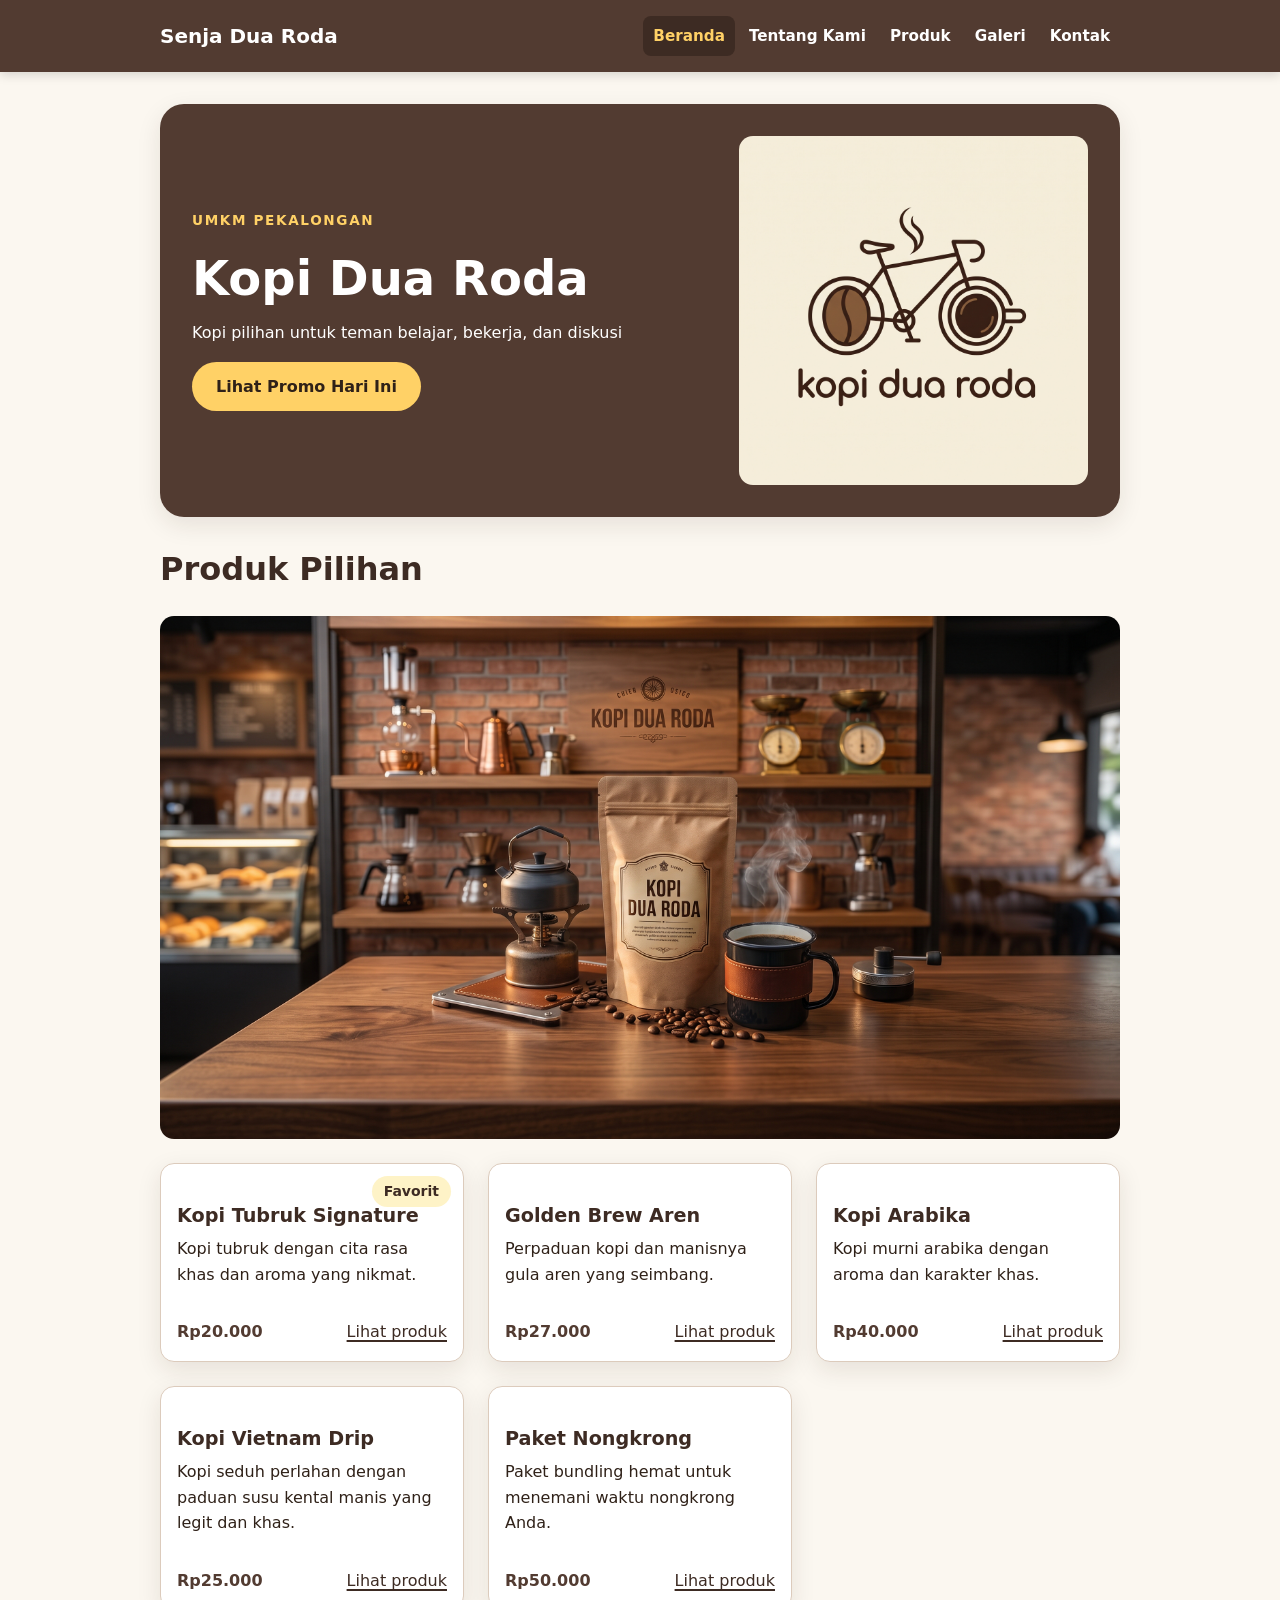
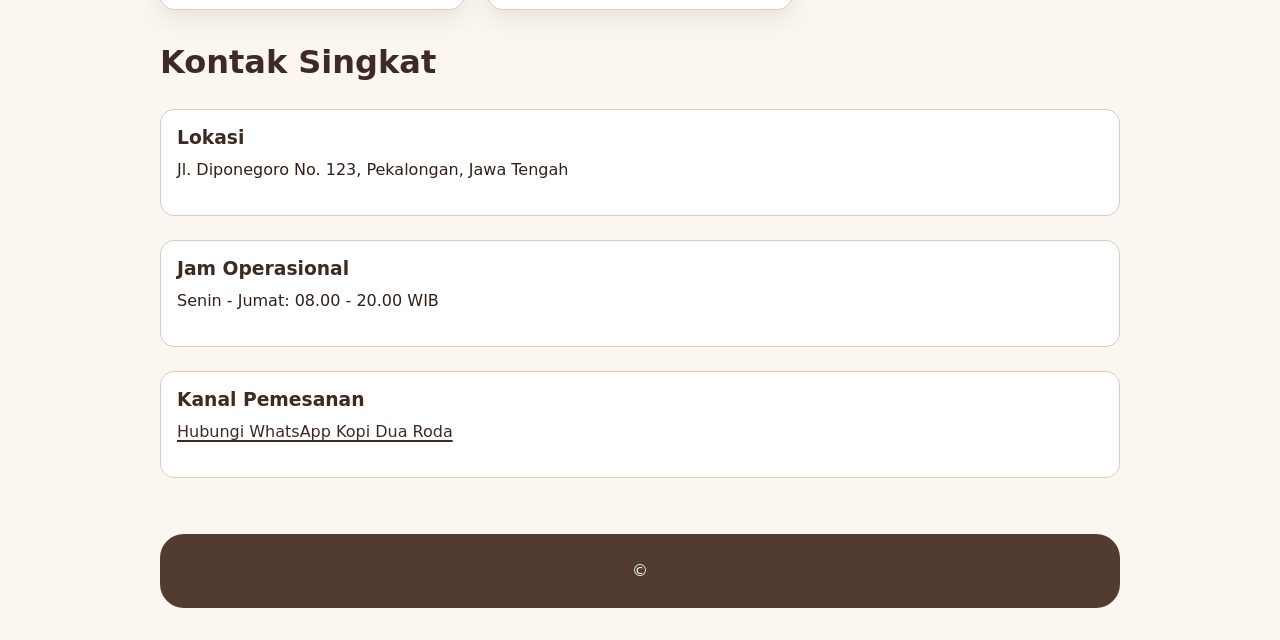
<file: index.html>
<!DOCTYPE html>
<html lang="id">
    <head>
        <meta charset="UTF-8">
        <meta name="viewport" content="width=device-width, initial-scale=1.0">
        <title>Kopi Dua Roda - Website UMKM</title>
        <link rel="stylesheet" href="css/style.css" />
        <script src="js/app.js" defer></script>
    </head>
    <body>
      
        <!-- <a class="skip-link" href="#konten">Lewati ke konten utama</a> -->
        <header class="site-header">
            <nav class="nav" aria-label="Navigasi utama">
                <a class="brand" href="index.html">Senja Dua Roda</a>

                <div class="nav-menu">
                    <input type="checkbox" id="menu-toggle" class="menu-checkbox" aria-label="Buka menu navigasi">
                    <label for="menu-toggle" class="menu-button">☰ Menu</label>
                    <ul>
                        <li><a href="index.html" aria-current="page">Beranda</a></li>
                        <li><a href="tentang.html">Tentang Kami</a></li>
                        <li><a href="produk.html">Produk</a></li>
                        <li><a href="galeri.html">Galeri</a></li>
                        <li><a href="kontak.html">Kontak</a></li>
                    </ul>
                </div>
            </nav>
        </header>

  
    <main id="konten" class="page">
        <section class="hero" aria-labelledby="hero-title">
        <div class="hero-content">
            <p class="eyebrow">UMKM Pekalongan</p>
            <h1 id="hero-title">Kopi Dua Roda</h1>
            <p>Kopi pilihan untuk teman belajar, bekerja, dan diskusi</p>
            <button id="promoButton" type="button">
             Lihat Promo Hari Ini
            </button>
        </div>

        <img
            class="hero-image"
            src="images/logo sementara.jpg" width="2048" height="2048"
            alt="Secangkir kopi pilihan Kopi Dua Roda"
    >
        </section>

        <section aria-labelledby="produk-title">
            <h2 id="produk-title">Produk Pilihan</h2>
            <img class="product-images" src="images/kdr.jpg" width="2576" height="1405" loading="lazy" alt="Secangkir kopi pilihan anak muda">
            <div class="product-grid">
                <article class="product-card">
                    <span class="product-badge">Favorit</span>
                    <h3>Kopi Tubruk Signature</h3>
                    <p>Kopi tubruk dengan cita rasa khas dan aroma yang nikmat.</p>
                    <div class="card-actions">
                        <p class="harga">Rp20.000</p>
                        <a href="produk.html">Lihat produk</a>
                    </div>
                </article>

                <article class="product-card">
                    <h3>Golden Brew Aren</h3>
                    <p>Perpaduan kopi dan manisnya gula aren yang seimbang.</p>
                    <div class="card-actions">
                        <p class="harga">Rp27.000</p>
                        <a href="produk.html">Lihat produk</a>
                    </div>
                </article>

                <article class="product-card">
                    <h3>Kopi Arabika</h3>
                    <p>Kopi murni arabika dengan aroma dan karakter khas.</p>
                    <div class="card-actions">
                        <p class="harga">Rp40.000</p>
                        <a href="produk.html">Lihat produk</a>
                    </div>
                </article>

                <article class="product-card">
                    <h3>Kopi Vietnam Drip</h3>
                    <p>Kopi seduh perlahan dengan paduan susu kental manis yang legit dan khas.</p>
                    <div class="card-actions">
                        <p class="harga">Rp25.000</p>
                        <a href="produk.html">Lihat produk</a>
                    </div>
                </article>

                <article class="product-card">
                    <h3>Paket Nongkrong</h3>
                    <p>Paket bundling hemat untuk menemani waktu nongkrong Anda.</p>
                    <div class="card-actions">
                        <p class="harga">Rp50.000</p>
                        <a href="produk.html">Lihat produk</a>
                    </div>
                </article>
            </div>
        </section>
        
        <section id="kontak" aria-labelledby="kontak-title"> 
            <h2 id="kontak-title">Kontak Singkat</h2>
            
            <div class="alamat">
                <h3>Lokasi</h3>
                <p>Jl. Diponegoro No. 123, Pekalongan, Jawa Tengah</p>
            </div>
            <div class="jam-operasional">
                <h3>Jam Operasional</h3>
                <p>Senin - Jumat: 08.00 - 20.00 WIB</p>
            </div>
            <div class="kanal-pemesanan">
                <h3>Kanal Pemesanan</h3>
                <p><a href="https://wa.me/6285293724794">Hubungi WhatsApp Kopi Dua Roda</a></p>
            </div>
        </section>
    </main>

    <footer class="site-footer">
        <p>&copy
</file>
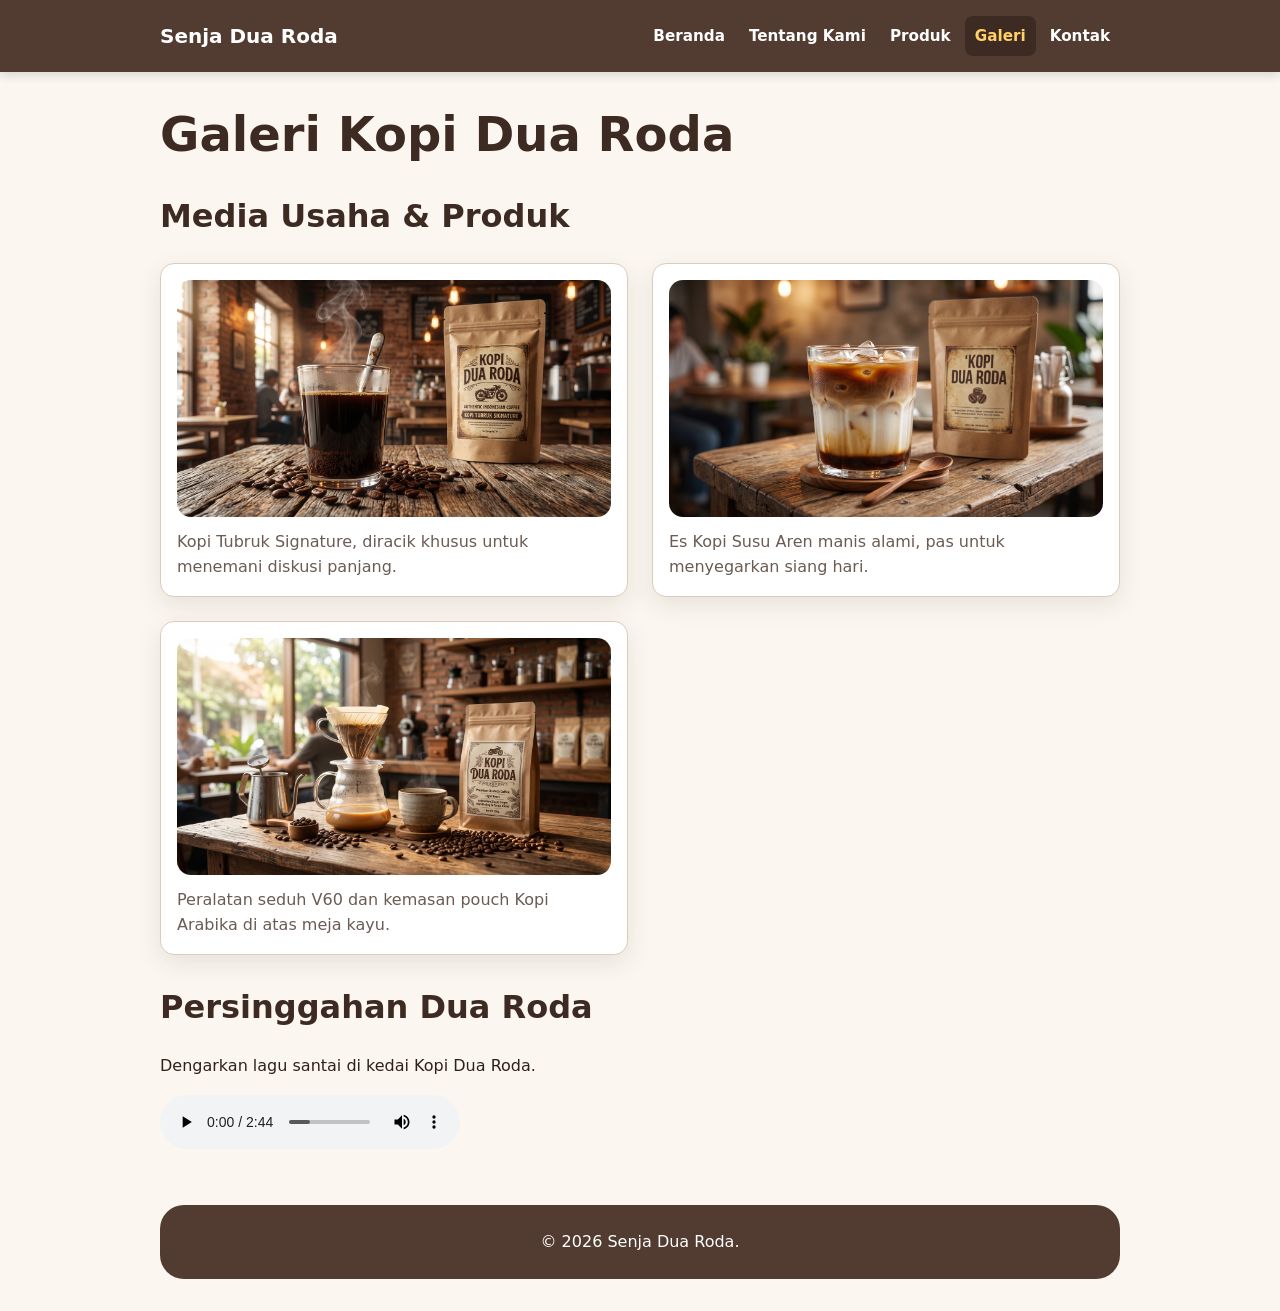
<file: galeri.html>
<!DOCTYPE html>
<html lang="id">
<head>
    <meta charset="UTF-8">
    <meta name="viewport" content="width=device-width, initial-scale=1.0">
    <title>Galeri - Kopi Dua Roda</title>
    <link rel="stylesheet" href="css/style.css" />
     <script src="js/app.js" defer></script>
</head>
<body>
   
    <header class="site-header">
        <nav class="nav" aria-label="Navigasi utama">
            <a class="brand" href="index.html">Senja Dua Roda</a>

            <div class="nav-menu">
                <input type="checkbox" id="menu-toggle" class="menu-checkbox" aria-label="Buka menu navigasi">
                <label for="menu-toggle" class="menu-button">☰ Menu</label>
                <ul>
                    <li><a href="index.html">Beranda</a></li>
                    <li><a href="tentang.html">Tentang Kami</a></li>
                    <li><a href="produk.html">Produk</a></li>
                    <li><a href="galeri.html" aria-current="page">Galeri</a></li>
                    <li><a href="kontak.html">Kontak</a></li>
                </ul>
            </div>
        </nav>
    </header>

  
    <main id="konten" class="page">
        <h1>Galeri Kopi Dua Roda</h1>
        
        <section aria-labelledby="media-title">
            <h2 id="media-title">Media Usaha & Produk</h2>
            <div class="gallery-grid">
                
                <figure class="media-card">
                    <img src="images/kopi tubruk signa.jpg" width="2576" height="1405" loading="lazy" alt="Secangkir kopi hitam dengan asap mengepul di atas meja">
                    <figcaption>Kopi Tubruk Signature, diracik khusus untuk menemani diskusi panjang.</figcaption>
                </figure>

                <figure class="media-card">
                    <img src="images/aren.jpg" width="2576" height="1405" loading="lazy" alt="Segelas es kopi susu dengan lapisan gula aren di bagian bawah">
                    <figcaption>Es Kopi Susu Aren manis alami, pas untuk menyegarkan siang hari.</figcaption>
                </figure>

                <figure class="media-card">
                    <img src="images/arabika.jpg" width="2576" height="1405" loading="lazy" alt="Pouch Kopi Arabika di atas meja kayu">
                    <figcaption>Peralatan seduh V60 dan kemasan pouch Kopi Arabika di atas meja kayu.</figcaption>
                </figure>

            </div>
        </section>

        <!-- Elemen Audio yang Aksesibel -->
        <section aria-labelledby="audio-title">
            <h2 id="audio-title">Persinggahan Dua Roda</h2>
            <p id="audio-note">Dengarkan lagu santai di kedai Kopi Dua Roda.</p>
            <audio controls aria-describedby="audio-note" src="audio/Teman_Setia_Setiap_Perjalanan.mp3">
                Browser Anda tidak mendukung pemutar audio.
            </audio>
        </section>
    </main>

    <footer class="site-footer">
        <p>&copy; 2026 Senja Dua Roda.</p>
    </footer>
</body>
</html>
</file>
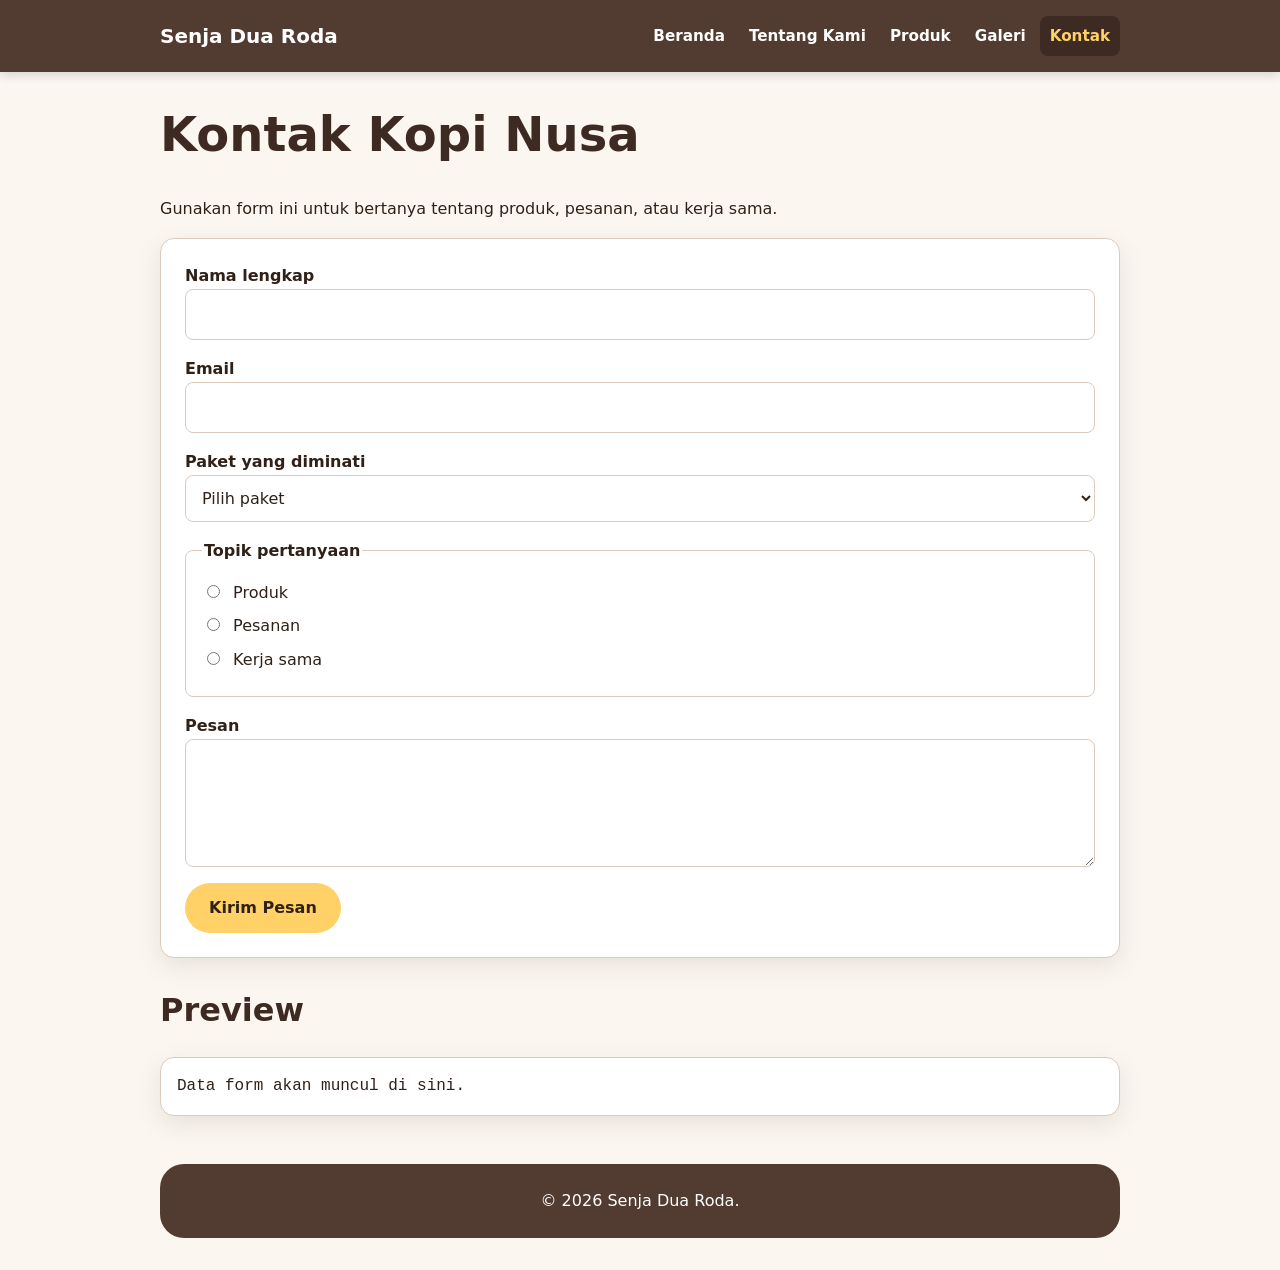
<file: kontak.html>
<!DOCTYPE html>
<html lang="id">
    <head>
        <meta charset="UTF-8">
        <meta name="viewport" content="width=device-width, initial-scale=1.0">
        <title>Kopi Dua Roda - Website UMKM</title>
        <link rel="stylesheet" href="css/style.css" />
        <script src="js/app.js" defer></script>
    </head>
    <body>
      
        <!-- <a class="skip-link" href="#konten">Lewati ke konten utama</a> -->
        <header class="site-header">
          <nav class="nav" aria-label="Navigasi utama">
              <a class="brand" href="index.html">Senja Dua Roda</a>

              <div class="nav-menu">
                  <input type="checkbox" id="menu-toggle" class="menu-checkbox" aria-label="Buka menu navigasi">
                  <label for="menu-toggle" class="menu-button">☰ Menu</label>
                  <ul>
                      <li><a href="index.html">Beranda</a></li>
                      <li><a href="tentang.html">Tentang Kami</a></li>
                      <li><a href="produk.html">Produk</a></li>
                      <li><a href="galeri.html">Galeri</a></li>
                      <li><a href="kontak.html" aria-current="page">Kontak</a></li>
                  </ul>
              </div>
          </nav>
        </header>

    <main class="page">
  <h1>Kontak Kopi Nusa</h1>
  <p>Gunakan form ini untuk bertanya tentang produk, pesanan, atau kerja sama.</p>

  <form id="form-kontak" action="#" method="post">
    <div class="field">
      <label for="nama">Nama lengkap</label>
      <input id="nama" name="nama" type="text" required minlength="3" />
    </div>

    <div class="field">
      <label for="email">Email</label>
      <input id="email" name="email" type="email" required />
    </div>

    <div class="field">
      <label for="paket">Paket yang diminati</label>
      <select id="paket" name="paket" required>
        <option value="">Pilih paket</option>
        <option value="rumahan">Paket rumahan</option>
        <option value="kantor">Paket kantor</option>
        <option value="reseller">Paket reseller</option>
      </select>
    </div>

    <fieldset>
      <legend>Topik pertanyaan</legend>
      <label><input type="radio" name="topik" value="produk" required /> Produk</label>
      <label><input type="radio" name="topik" value="pesanan" /> Pesanan</label>
      <label><input type="radio" name="topik" value="kerja-sama" /> Kerja sama</label>
    </fieldset>

    <div class="field">
      <label for="pesan">Pesan</label>
      <textarea id="pesan" name="pesan" rows="4" required minlength="10"></textarea>
    </div>

    <button type="submit">Kirim Pesan</button>
  </form>

  <section aria-labelledby="preview-title">
    <h2 id="preview-title">Preview</h2>
    <pre id="preview">Data form akan muncul di sini.</pre>
  </section>
</main>

<script src="js/form.js"></script>

<footer class="site-footer">
        <p>&copy; 2026 Senja Dua Roda.</p>
    </footer>

</body>
</html>
</file>
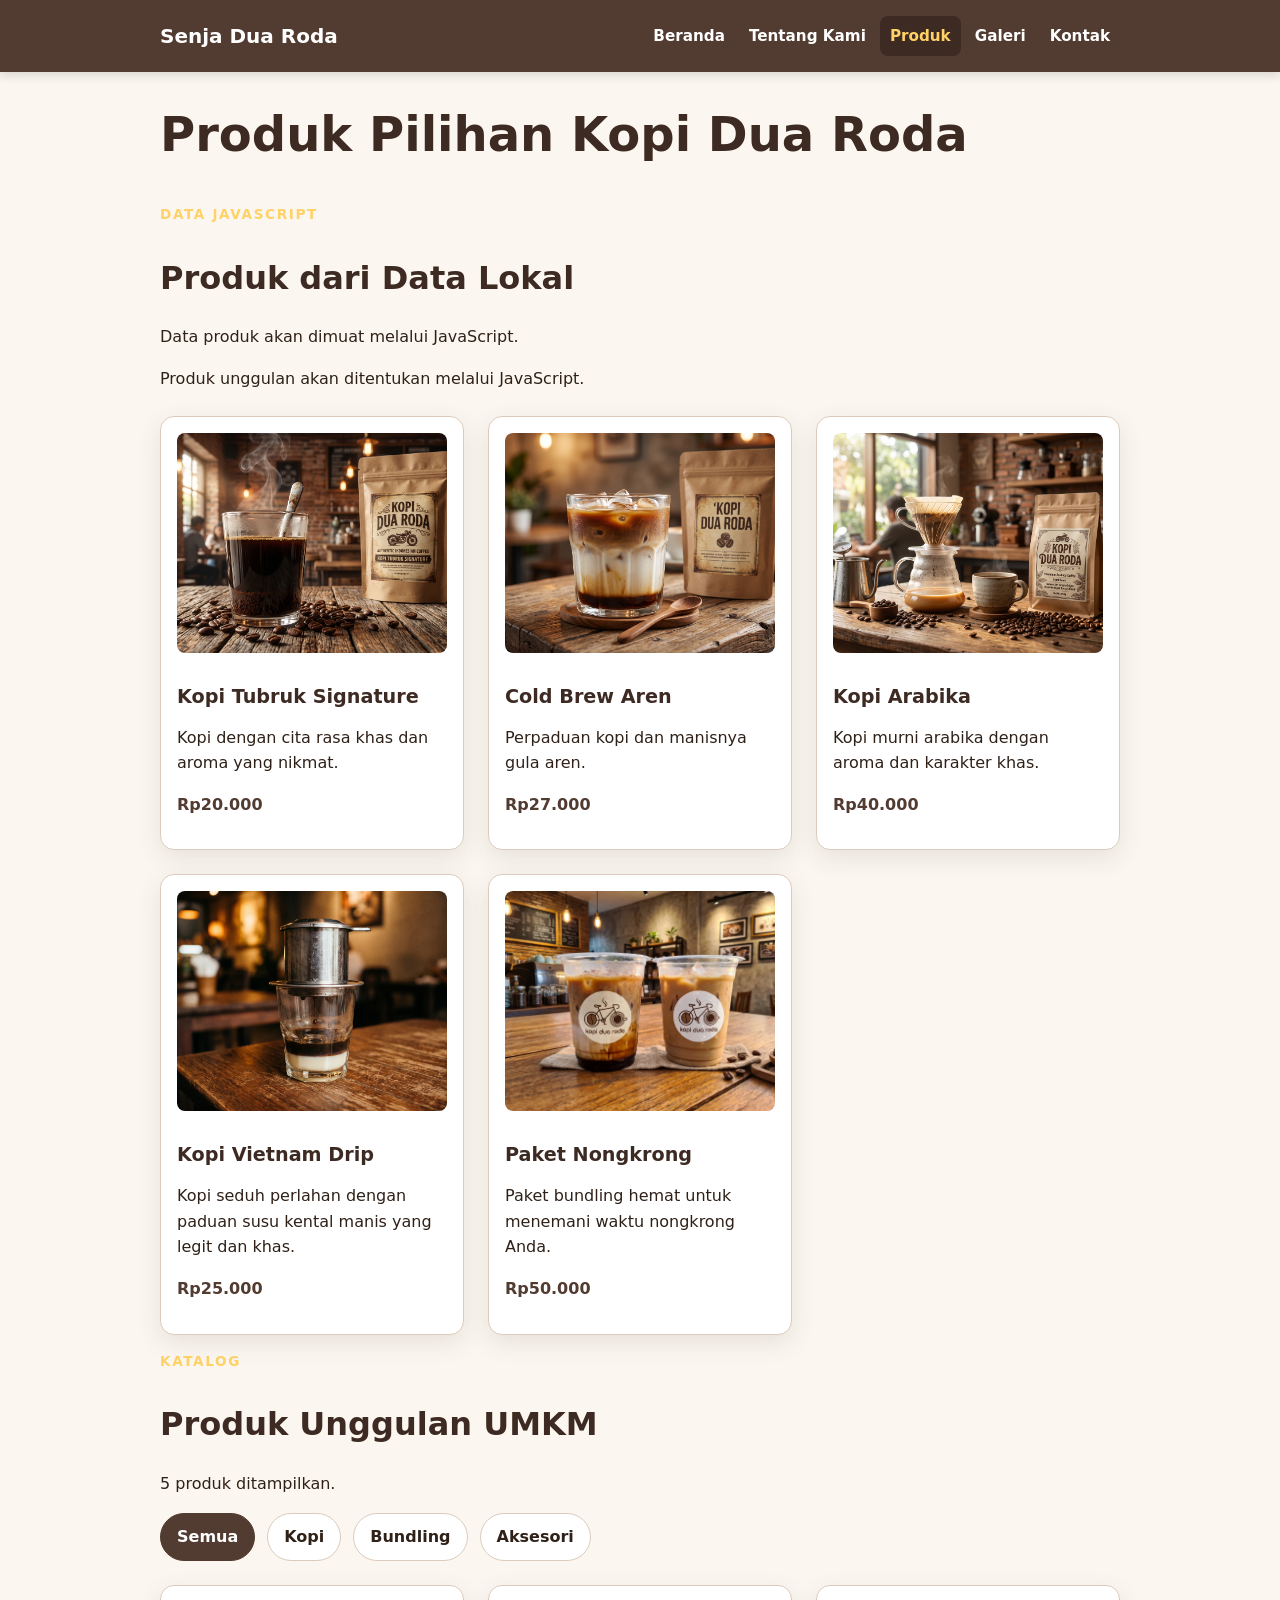
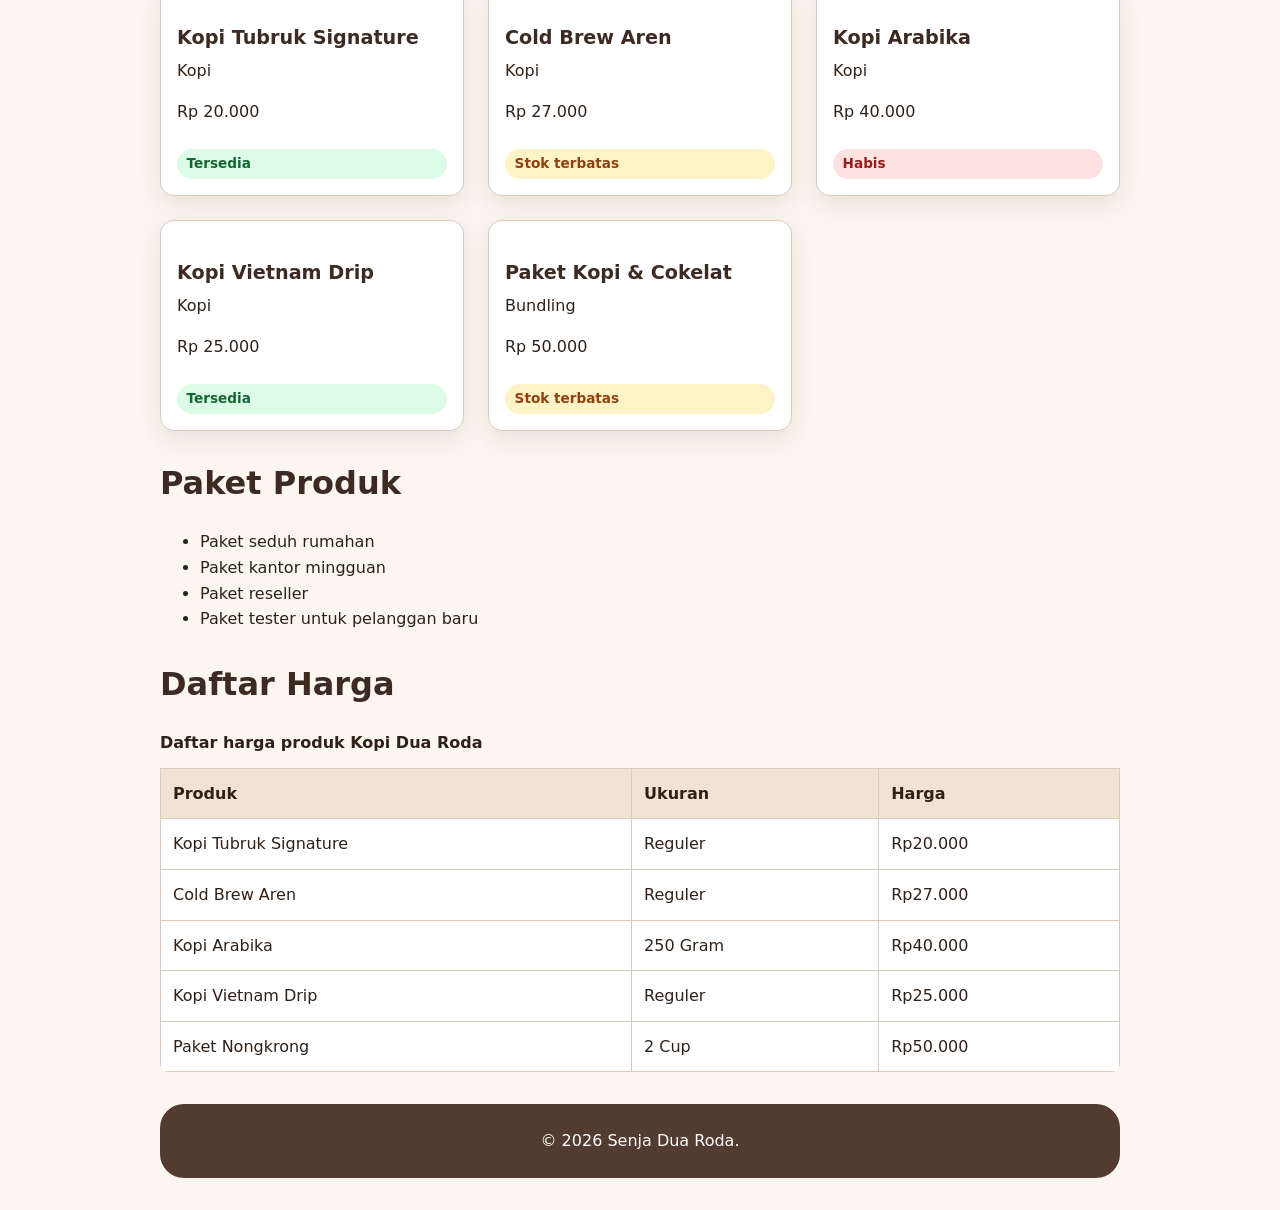
<file: produk.html>
<!DOCTYPE html>
<html lang="id">
<head>
    <meta charset="UTF-8">
    <meta name="viewport" content="width=device-width, initial-scale=1.0">
    <title>Produk - Kopi Dua Roda</title>
    <link rel="stylesheet" href="css/style.css" />
    <script src="js/app.js" defer></script>
</head>
<body>
   <header class="site-header">
        <nav class="nav" aria-label="Navigasi utama">
            <a class="brand" href="index.html">Senja Dua Roda</a>

            <div class="nav-menu">
                <input type="checkbox" id="menu-toggle" class="menu-checkbox" aria-label="Buka menu navigasi">
                <label for="menu-toggle" class="menu-button">☰ Menu</label>
                <ul>
                    <li><a href="index.html">Beranda</a></li>
                    <li><a href="tentang.html">Tentang Kami</a></li>
                    <li><a href="produk.html" aria-current="page">Produk</a></li>
                    <li><a href="galeri.html">Galeri</a></li>
                    <li><a href="kontak.html">Kontak</a></li>
                </ul>
            </div>
        </nav>
    </header>
    
<main class="page">
    <section aria-labelledby="produk-title">
        <h1 id="produk-title">Produk Pilihan Kopi Dua Roda</h1>

    <section class="section" aria-labelledby="produk-dinamis-title">
        <div class="section-header">
            <p class="eyebrow">Data JavaScript</p>
            <h2 id="produk-dinamis-title">Produk dari Data Lokal</h2>
            <p id="produk-ringkasan">Data produk akan dimuat melalui JavaScript.</p>
            <p id="produk-unggulan">Produk unggulan akan ditentukan melalui JavaScript.</p>
        </div>

<div class="product-grid">
            <article class="product-card">
                <img src="images/kopi tubruk signa.jpg" width="2576" height="1405" loading="lazy"
                     alt="Kopi Tubruk Signature">
                <h2>Kopi Tubruk Signature</h2>
                <p>Kopi dengan cita rasa khas dan aroma yang nikmat.</p>
                <p class="harga">Rp20.000</p>
            </article>

            <article class="product-card">
                <img src="images/aren.jpg" width="2576" height="1405" loading="lazy"
                     alt="Cold Brew Aren">
                <h2>Cold Brew Aren</h2>
                <p>Perpaduan kopi dan manisnya gula aren.</p>
                <p class="harga">Rp27.000</p>
            </article>

            <article class="product-card">
                <img src="images/arabika.jpg" width="2576" height="1405" loading="lazy"
                     alt="Kopi Arabika">
                <h2>Kopi Arabika</h2>
                <p>Kopi murni arabika dengan aroma dan karakter khas.</p>
                <p class="harga">Rp40.000</p>
            </article>

            <article class="product-card">
                <img src="images/vietnam-drip.jpg" width="2576" height="1405" loading="lazy"
                     alt="Kopi Vietnam Drip">
                <h2>Kopi Vietnam Drip</h2>
                <p>Kopi seduh perlahan dengan paduan susu kental manis yang legit dan khas.</p>
                <p class="harga">Rp25.000</p>
            </article>

            <article class="product-card">
                <img src="images/bandling.jpg" width="2576" height="1405" loading="lazy"
                     alt="Paket Nongkrong">
                <h2>Paket Nongkrong</h2>
                <p>Paket bundling hemat untuk menemani waktu nongkrong Anda.</p>
                <p class="harga">Rp50.000</p>
            </article>
        </div>

        <div id="produk-dinamis" class="js-product-grid"></div>
    </section>

    <section class="product-section" aria-labelledby="produk-title">
    <div class="section-heading">
        <p class="eyebrow">Katalog</p>
        <h2 id="produk-title">Produk Unggulan UMKM</h2>
        <p id="produk-status" class="produk-status">Produk belum dimuat.</p>
    </div>

    <div class="filter-bar" aria-label="Filter kategori produk">
        <button type="button" class="filter-button is-active" data-filter="Semua">Semua</button>
        <button type="button" class="filter-button" data-filter="Kopi">Kopi</button>
        <button type="button" class="filter-button" data-filter="Bundling">Bundling</button>
        <button type="button" class="filter-button" data-filter="Aksesori">Aksesori</button>
    </div>

    <div id="produk-grid" class="product-grid" aria-live="polite"></div>
    </section>

        

        <h2>Paket Produk</h2>
        <ul>
            <li>Paket seduh rumahan</li>
            <li>Paket kantor mingguan</li>
            <li>Paket reseller</li>
            <li>Paket tester untuk pelanggan baru</li>
        </ul>

        <h2 id="daftar-harga-title">Daftar Harga</h2>
        <div class="table-scroll" role="region" aria-labelledby="daftar-harga-caption" tabindex="0">
            <table>
                <caption id="daftar-harga-caption">Daftar harga produk Kopi Dua Roda</caption>
                <thead>
                    <tr>
                        <th scope="col">Produk</th>
                        <th scope="col">Ukuran</th>
                        <th scope="col">Harga</th>
                    </tr>
                </thead>
                <tbody>
                    <tr>
                        <td>Kopi Tubruk Signature</td>
                        <td>Reguler</td>
                        <td>Rp20.000</td>
                    </tr>
                    <tr>
                        <td>Cold Brew Aren</td>
                        <td>Reguler</td>
                        <td>Rp27.000</td>
                    </tr>
                    <tr>
                        <td>Kopi Arabika</td>
                        <td>250 Gram</td>
                        <td>Rp40.000</td>
                    </tr>
                    <tr>
                        <td>Kopi Vietnam Drip</td>
                        <td>Reguler</td>
                        <td>Rp25.000</td>
                    </tr>
                     <tr>
                        <td>Paket Nongkrong</td>
                        <td>2 Cup</td>
                        <td>Rp50.000</td>
                    </tr>
                </tbody>
            </table>
        </div>
    </section>
</main>

    <footer class="site-footer">
        <p>&copy; 2026 Senja Dua Roda.</p>
    </footer>
</body>
</html>
</file>
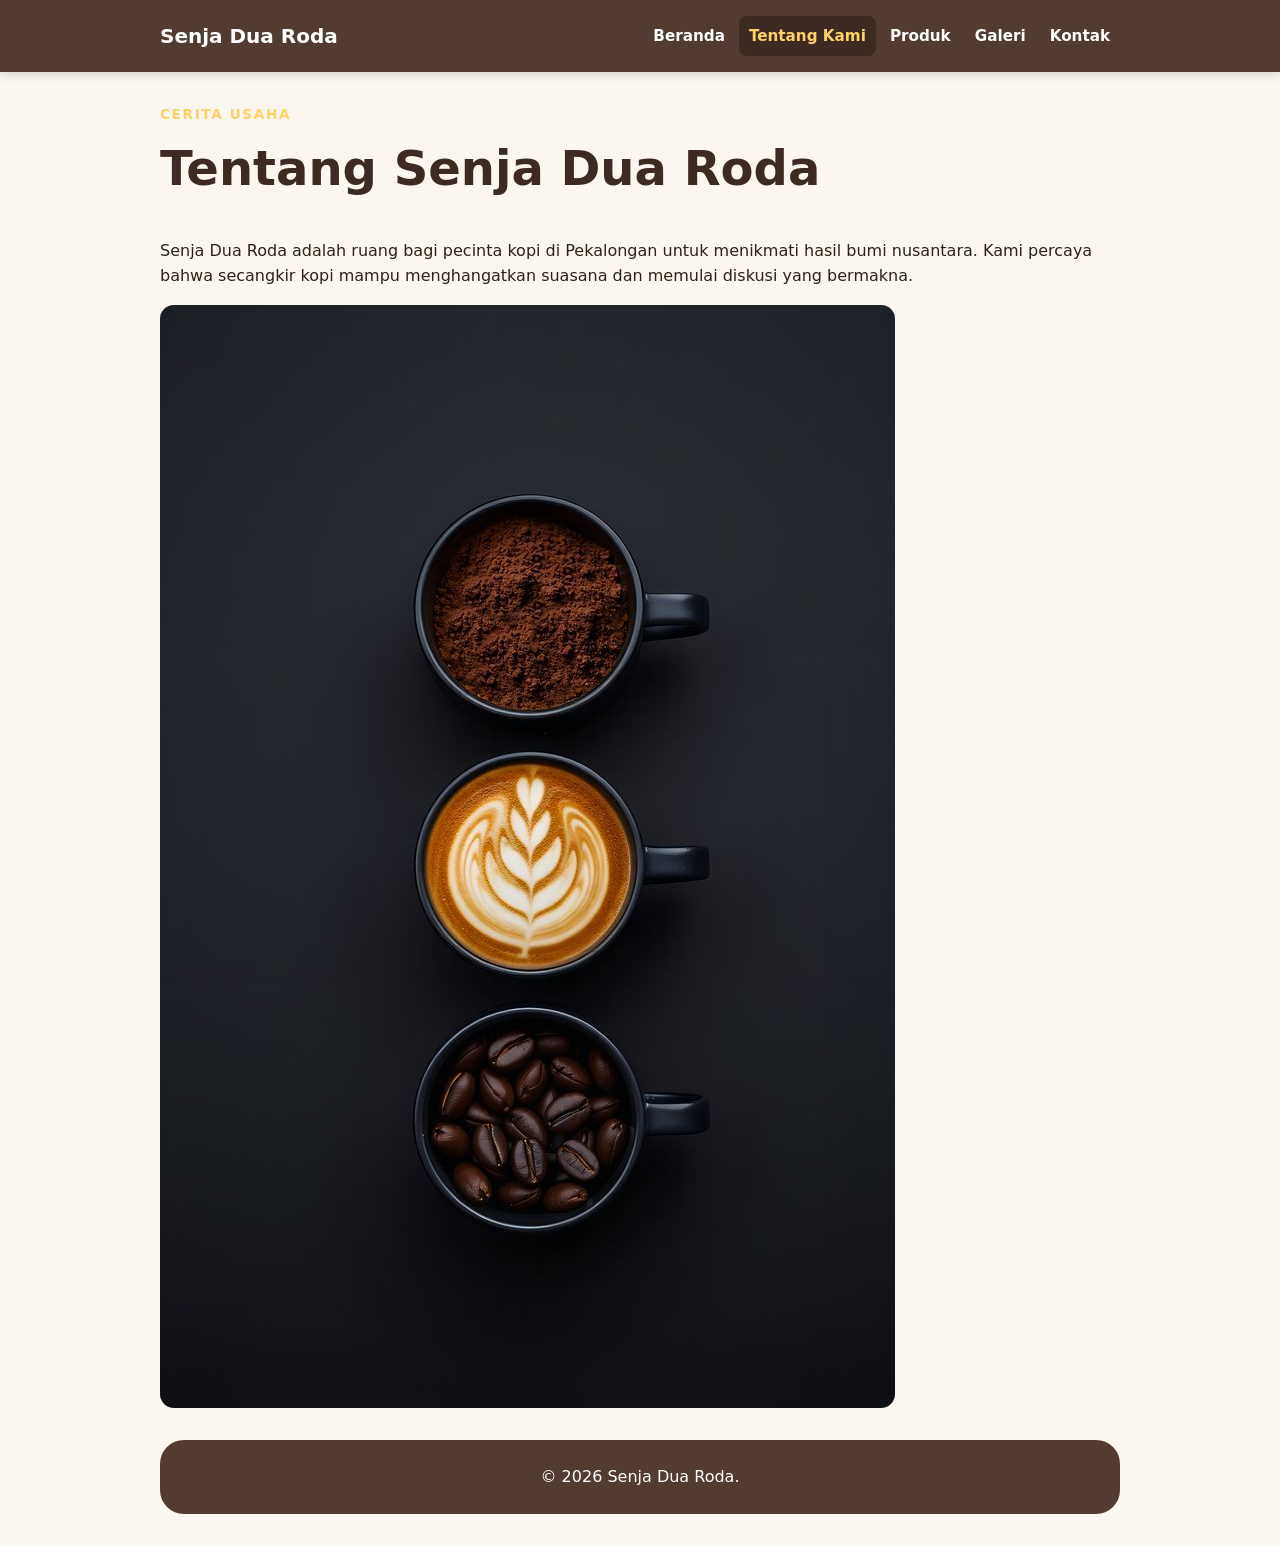
<file: tentang.html>
<!DOCTYPE html>
<html lang="id">
<head>
    <meta charset="UTF-8">
    <meta name="viewport" content="width=device-width, initial-scale=1.0">
    <title>Tentang Senja Dua Roda - Website UMKM</title>
    <!-- Pastikan file CSS terhubung -->
    <link rel="stylesheet" href="css/style.css" />
    <script src="js/app.js" defer></script>
</head>
<body>
    
    <!-- <a class="skip-link" href="#konten">Lewati ke konten utama</a> -->
      
   
    <header class="site-header">
        <nav class="nav" aria-label="Navigasi utama">
            <a class="brand" href="index.html">Senja Dua Roda</a>

            <div class="nav-menu">
                <input type="checkbox" id="menu-toggle" class="menu-checkbox" aria-label="Buka menu navigasi">
                <label for="menu-toggle" class="menu-button">☰ Menu</label>
                <ul>
                    <li><a href="index.html">Beranda</a></li>
                    <li><a href="tentang.html" aria-current="page">Tentang Kami</a></li>
                    <li><a href="produk.html">Produk</a></li>
                    <li><a href="galeri.html">Galeri</a></li>
                    <li><a href="kontak.html">Kontak</a></li>
                </ul>
            </div>
        </nav>
    </header>

  
    <main id="konten" class="page">
        <section aria-labelledby="tentang-title">
            <p class="eyebrow">Cerita Usaha</p>
            <h1 id="tentang-title">Tentang Senja Dua Roda</h1>
            <p>Senja Dua Roda adalah ruang bagi pecinta kopi di Pekalongan untuk menikmati hasil bumi nusantara. Kami percaya bahwa secangkir kopi mampu menghangatkan suasana dan memulai diskusi yang bermakna.</p>
            <img class="product-images" src="images/kopi.jpg" width="735" height="1103" loading="lazy" alt="Suasana penyeduhan kopi di kedai Senja Dua Roda">
        </section>
    </main>

    <footer class="site-footer">
        <p>&copy; 2026 Senja Dua Roda.</p>
    </footer>

</body>
</html>
</file>
<file: css/style.css>
:root {
    --color-primary: #523b31;
    --color-primary-strong: #3d2b23;
    --color-accent: #ffd166;
    --color-accent-hover: #f4b942;

    --color-text: #2f2118;
    --color-muted: #6b5b52;

    --color-surface: #ffffff;
    --color-surface-soft: #fbf7f0;

    --color-border: #dccbbc;
    --color-focus: #1d4ed8;

    /* Spacing */
    --space-1: 0.5rem;
    --space-2: 0.75rem;
    --space-3: 1rem;
    --space-4: 1.5rem;
    --space-5: 2rem;

    /* Radius */
    --radius-sm: 0.5rem;
    --radius-md: 0.875rem;
    --radius-lg: 1.5rem;
    --radius-pill: 999px;

    --shadow-card: 0 0.5rem 1.5rem rgb(47 33 24 / 0.1);
}

/* DASAR HALAMAN */

*,
*::before,
*::after {
    box-sizing: border-box;
}

html {
    color-scheme: light;
    scroll-behavior: smooth;
}

body {
    min-width: 0;
    margin: 0;
    color: var(--color-text);
    background: var(--color-surface-soft);
    font-family: system-ui, -apple-system, BlinkMacSystemFont, "Segoe UI", sans-serif;
    font-size: 1rem;
    line-height: 1.6;
}

h1,
h2,
h3 {
    color: var(--color-primary-strong);
    line-height: 1.25;
}

h1 {
    margin-top: 0;
    font-size: clamp(2rem, 5vw, 3rem);
    overflow-wrap: anywhere;
}

h2 {
    margin-top: var(--space-5);
    font-size: clamp(1.5rem, 4vw, 2rem);
}

h3 {
    margin-bottom: var(--space-1);
}

p {
    margin-top: 0;
}

a {
    color: var(--color-primary-strong);
    text-decoration-thickness: 0.1em;
    text-underline-offset: 0.2em;
}

a:hover {
    color: var(--color-muted);
}

/* FOCUS KEYBOARD */

:where(a, button, input, select, textarea, .table-scroll):focus-visible {
    outline: 3px solid var(--color-focus);
    outline-offset: 3px;
}

/* HEADER DAN NAVIGASI */

.site-header {
    background: var(--color-primary);
    color: var(--color-surface);
    box-shadow: 0 3px 10px rgb(0 0 0 / 0.15);
}

.nav {
    display: flex;
    flex-direction: column;
    gap: var(--space-3);
    align-items: flex-start;
    width: min(100% - 2rem, 60rem);
    margin-inline: auto;
    padding-block: var(--space-3);
}

.brand {
    display: inline-block;
    margin-bottom: 0;
    color: var(--color-surface);
    font-size: 1.25rem;
    font-weight: 700;
    text-decoration: none;
}

.nav ul {
    display: flex;
    flex-direction: row;
    flex-wrap: wrap;
    gap: var(--space-1);
    margin: 0;
    padding: 0;
    list-style: none;
}

.nav li {
    margin: 0;
}

.nav li a {
    display: inline-block;
    padding: var(--space-1) var(--space-2);
    color: var(--color-surface);
    font-size: 0.95rem;
    font-weight: 600;
    text-decoration: none;
    border-radius: var(--radius-sm);
}

.nav li a:hover,
.nav li a[aria-current="page"] {
    color: var(--color-accent);
    background: var(--color-primary-strong);
}

/* TAUTAN LEWATI KONTEN */

.skip-link {
    position: absolute;
    top: 0.5rem;
    left: 0.5rem;
    z-index: 1000;
    padding: var(--space-2) var(--space-3);
    color: var(--color-surface);
    background: var(--color-primary-strong);
    border-radius: var(--radius-sm);
    transform: translateY(-150%);
}

.skip-link:focus {
    transform: translateY(0);
}

/* AREA KONTEN */

.page {
    width: min(100% - 2rem, 60rem);
    margin-inline: auto;
    padding-block: var(--space-5);
}

/* HERO */

.hero {
    display: grid;
    grid-template-columns: minmax(0, 1fr);
    gap: var(--space-4);
    align-items: center;
    margin-bottom: var(--space-5);
    padding: var(--space-4);
    color: var(--color-surface);
    background: var(--color-primary);
    border-radius: var(--radius-lg);
    box-shadow: var(--shadow-card);
}

.hero-image {
    display: block;
    width: 100%;
    height: auto;
    border-radius: var(--radius-md);
}

.hero h1 {
    margin-bottom: var(--space-2);
    color: var(--color-surface);
}

.hero p {
    margin-bottom: var(--space-3);
}

.eyebrow {
    margin: 0 0 var(--space-2);
    color: var(--color-accent);
    font-size: 0.85rem;
    font-weight: 700;
    letter-spacing: 0.12em;
    text-transform: uppercase;
}

/* TOMBOL */

button {
    max-width: 100%;
    padding: var(--space-2) var(--space-4);
    color: var(--color-text);
    background: var(--color-accent);
    border: 0;
    border-radius: var(--radius-pill);
    font: inherit;
    font-weight: 700;
    cursor: pointer;
}

button:hover {
    background: var(--color-accent-hover);
}

/* GAMBAR */

img {
    display: block;
    max-width: 100%;
    height: auto;
    border-radius: var(--radius-md);
}

figure {
    margin: 0 0 var(--space-4);
}

figcaption {
    margin-top: var(--space-2);
    color: var(--color-muted);
}

/* DAFTAR PRODUK */

.products {
    padding-left: 1.2em;
}

.products li {
    margin-bottom: var(--space-1);
}

/* KARTU GALERI */

.media-card {
    min-width: 0;
    margin-bottom: var(--space-4);
    padding: var(--space-3);
    background: var(--color-surface);
    border: 1px solid var(--color-border);
    border-radius: var(--radius-md);
    box-shadow: var(--shadow-card);
}

.media-card img {
    width: 100%;
    margin-bottom: var(--space-2);
}

.media-card figcaption {
    margin-top: 0;
}

/* AUDIO */

audio {
    display: block;
    max-width: 100%;
    margin-bottom: var(--space-4);
}

/* TABEL HARGA RESPONSIF */

.table-scroll {
    display: block;
    width: 100%;
    max-width: 100%;
    margin-top: var(--space-3);
    overflow-x: auto;
    overflow-y: hidden;
    -webkit-overflow-scrolling: touch;
    border-radius: var(--radius-sm);
}

.table-scroll:focus-visible {
    outline: 3px solid var(--color-focus);
    outline-offset: 3px;
}

.table-scroll table {
    width: 100%;
    min-width: 40rem;
    margin-top: 0;
    border-collapse: collapse;
    background: var(--color-surface);
}

.table-scroll caption {
    padding-bottom: var(--space-2);
    text-align: left;
    font-weight: 700;
}

.table-scroll th,
.table-scroll td {
    padding: var(--space-2);
    text-align: left;
    border: 1px solid var(--color-border);
    white-space: nowrap;
}

.table-scroll th {
    font-weight: 700;
}

.table-scroll thead {
    background: #f1e3d3;
}

/* TABEL LAIN DI LUAR PEMBUNGKUS */

table {
    width: 100%;
    border-collapse: collapse;
    background: var(--color-surface);
}

caption {
    text-align: left;
    font-weight: 700;
}

/* FORM KONTAK DAN PREVIEW */

form,
pre {
    min-width: 0;
    padding: var(--space-3);
    background: var(--color-surface);
    border: 1px solid var(--color-border);
    border-radius: var(--radius-md);
    box-shadow: var(--shadow-card);
}

.field {
    margin-bottom: var(--space-3);
}

label,
legend {
    font-weight: 700;
}

input,
select,
textarea {
    display: block;
    width: 100%;
    max-width: 100%;
    padding: var(--space-2);
    color: var(--color-text);
    background: var(--color-surface);
    border: 1px solid var(--color-border);
    border-radius: var(--radius-sm);
    font: inherit;
}

textarea {
    resize: vertical;
}

fieldset {
    min-width: 0;
    margin: 0 0 var(--space-3);
    padding: var(--space-3);
    border: 1px solid var(--color-border);
    border-radius: var(--radius-sm);
}

fieldset label {
    display: block;
    margin-bottom: var(--space-1);
    font-weight: 400;
}

fieldset input[type="radio"] {
    display: inline-block;
    width: auto;
    margin-right: var(--space-1);
}

pre {
    overflow-x: auto;
    white-space: pre-wrap;
    overflow-wrap: anywhere;
}

/* BAGIAN KONTAK SINGKAT */

.alamat,
.jam-operasional,
.kanal-pemesanan {
    min-width: 0;
    margin-bottom: var(--space-4);
    padding: var(--space-3);
    background: var(--color-surface);
    border: 1px solid var(--color-border);
    border-radius: var(--radius-md);
}

.alamat h3,
.jam-operasional h3,
.kanal-pemesanan h3 {
    margin-top: 0;
}

/* GRID PRODUK DAN GALERI */

.product-grid,
.gallery-grid {
    display: grid;
    grid-template-columns: minmax(0, 1fr);
    gap: var(--space-4);
    margin-top: var(--space-4);
}

.product-grid > *,
.gallery-grid > * {
    min-width: 0;
}

.gallery-grid .media-card {
    margin-bottom: 0;
}

/* KARTU PRODUK */

.product-card {
    position: relative;
    display: flex;
    min-width: 0;
    flex-direction: column;
    padding: var(--space-3);
    background: var(--color-surface);
    border: 1px solid var(--color-border);
    border-radius: var(--radius-md);
    box-shadow: var(--shadow-card);
}

.product-card img {
    width: 100%;
    height: 220px;
    object-fit: cover;
    border-radius: var(--radius-sm);
}

.product-card h2,
.product-card h3 {
    color: var(--color-primary-strong);
    font-size: 1.2rem;
    overflow-wrap: anywhere;
}

.product-card h3 {
    margin-top: var(--space-4);
}

.product-card p {
    line-height: 1.6;
    overflow-wrap: anywhere;
}

.product-card .harga {
    color: var(--color-primary);
    font-weight: 700;
}

/* BADGE PRODUK */

.product-badge {
    position: absolute;
    inset-block-start: var(--space-2);
    inset-inline-end: var(--space-2);
    max-width: calc(100% - 2rem);
    padding: 0.25rem var(--space-2);
    color: var(--color-primary-strong);
    font-size: 0.875rem;
    font-weight: 800;
    background: #fef3c7;
    border-radius: var(--radius-pill);
}

/* AKSI KARTU PRODUK */

.card-actions {
    display: flex;
    flex-wrap: wrap;
    gap: var(--space-2);
    align-items: center;
    justify-content: space-between;
    margin-top: auto;
    padding-top: var(--space-3);
}

.card-actions p {
    margin: 0;
}

.button {
    display: inline-block;
    max-width: 100%;
    padding: var(--space-1) var(--space-3);
    color: var(--color-text);
    background: var(--color-accent);
    border-radius: var(--radius-pill);
    font-weight: 700;
    text-decoration: none;
    overflow-wrap: anywhere;
}

.button:hover {
    color: var(--color-text);
    background: var(--color-accent-hover);
}

/* FOOTER */

.site-footer {
    width: min(100% - 2rem, 60rem);
    margin: 0 auto var(--space-5);
    padding: var(--space-4);
    color: var(--color-surface);
    background: var(--color-primary);
    border-radius: var(--radius-lg);
    text-align: center;
}

.site-footer p {
    margin: 0;
}

/* ========================================= */
/* P07 - RESPONSIVE MOBILE-FIRST             */
/* ========================================= */

/* NAVIGASI DASAR */
.nav {
    display: flex;
    flex-direction: row;
    align-items: center;
    justify-content: space-between;
    flex-wrap: wrap;
    gap: var(--space-3);
}

.brand {
    flex-shrink: 0;
    margin-bottom: 0;
}

.nav-menu {
    position: relative;
    flex: 0 0 auto;
    min-width: 0;
    margin-left: auto;
}

/* Sembunyikan checkbox fisik asli */
.menu-checkbox {
    display: none;
}

/* TOMBOL HAMBURGER UNTUK HP */
.menu-button {
    display: inline-block;
    padding: var(--space-1) var(--space-2);
    color: var(--color-surface);
    background: var(--color-primary-strong);
    border-radius: var(--radius-sm);
    font-weight: 700;
    cursor: pointer;
    user-select: none;
}

/* MENU HP TERTUTUP (Bawaan) */
.nav-menu ul {
    display: none;
}

/* MENU HP TERBUKA (Saat tombol diklik / checkbox aktif) */
.menu-checkbox:checked ~ ul {
    position: absolute;
    top: calc(100% + 8px);
    right: 0;
    z-index: 9999;
    display: flex;
    flex-direction: column;
    align-items: stretch;
    gap: 4px;
    width: min(240px, calc(100vw - 32px));
    margin: 0;
    padding: var(--space-2);
    background: var(--color-primary);
    border: 1px solid var(--color-border);
    border-radius: var(--radius-md);
    box-shadow: var(--shadow-card);
    list-style: none;
}

/* TAUTAN MENU */
.nav-menu ul li {
    margin: 0;
}

.nav-menu ul li a {
    display: block;
    padding: var(--space-2);
    color: var(--color-surface);
    font-size: 0.95rem;
    font-weight: 600;
    text-decoration: none;
    border-radius: var(--radius-sm);
}

.nav-menu ul li a:hover,
.nav-menu ul li a[aria-current="page"] {
    color: var(--color-accent);
    background: var(--color-primary-strong);
}

/* TABLET KECIL */
@media (min-width: 42rem) {
    .gallery-grid {
        grid-template-columns: repeat(2, minmax(0, 1fr));
    }

    .hero {
        padding: var(--space-5);
    }
}

/* LAPTOP DAN DESKTOP */
@media (min-width: 48rem) {
    .nav {
        flex-wrap: nowrap;
    }

    .brand {
        flex-shrink: 0;
    }

    .nav-menu {
        position: static;
        flex: 1 1 auto;
        min-width: 0;
        margin-left: auto;
    }

    /* SEMBUNYIKAN HAMBURGER DI LAPTOP */
    .menu-button {
        display: none !important;
    }

    /* TAMPILKAN NAVIGASI MENDATAR (Abaikan status checkbox) */
    .nav-menu ul,
    .menu-checkbox:checked ~ ul {
        position: static !important;
        display: flex !important;
        flex-direction: row;
        flex-wrap: wrap;
        align-items: center;
        justify-content: flex-end;
        gap: 4px;
        width: auto;
        margin: 0;
        padding: 0;
        background: transparent;
        border: none;
        border-radius: 0;
        box-shadow: none;
    }

    .nav-menu ul li a {
        padding: 8px 10px;
        white-space: nowrap;
    }

    .hero {
        grid-template-columns: minmax(0, 1.2fr) minmax(0, 0.8fr);
    }

    .product-grid {
        grid-template-columns: repeat(2, minmax(0, 1fr));
    }

    .form,
    form {
        padding: var(--space-4);
    }
}

/* DESKTOP LEBAR */
@media (min-width: 60rem) {
    .nav {
        flex-wrap: nowrap;
    }

    .nav-menu ul,
    .menu-checkbox:checked ~ ul {
        flex-wrap: nowrap;
    }

    .product-grid {
        grid-template-columns: repeat(3, minmax(0, 1fr));
    }
}

/* AKSESIBILITAS: KURANGI ANIMASI */
@media (prefers-reduced-motion: reduce) {
    html {
        scroll-behavior: auto;
    }
}

/* Styling Output JavaScript P09 */
.js-product-grid {
  display: grid;
  grid-template-columns: repeat(auto-fit, minmax(14rem, 1fr));
  gap: 1rem;
  margin-top: 1rem;
}

.js-product-card {
  padding: 1rem;
  border: 1px solid #e2e8f0;
  border-radius: 0.5rem;
  background: #ffffff;
}

.stock-badge {
  display: inline-flex;
  margin-top: 0.5rem;
  padding: 0.25rem 0.6rem;
  border-radius: 999px;
  font-size: 0.85rem;
  font-weight: 700;
  background: #dcfce7;
  color: #166534;
}

.stock-badge.warning {
  background: #fef3c7;
  color: #92400e;
}

.stock-badge.empty {
  background: #fee2e2;
  color: #991b1b;
}



.filter-bar {
  display: flex;
  flex-wrap: wrap;
  gap: 0.75rem;
  margin-block: 1rem 1.5rem;
}

.filter-button {
  border: 1px solid var(--color-border, #cbd5e1);
  border-radius: 999px;
  background: #ffffff;
  color: var(--color-text, #1f2937);
  padding: 0.65rem 1rem;
  font-weight: 700;
  cursor: pointer;
}

.filter-button:hover,
.filter-button:focus-visible {
  border-color: var(--color-primary, #2563eb);
  outline: 3px solid rgb(37 99 235 / 20%);
  outline-offset: 2px;
}

.filter-button.is-active {
  background: var(--color-primary, #2563eb);
  border-color: var(--color-primary, #2563eb);
  color: #ffffff;
}

.empty-state {
  grid-column: 1 / -1;
  border: 1px dashed #94a3b8;
  border-radius: 1rem;
  padding: 1rem;
  background: #ffffff;
  color: #64748b;
}
</file>
